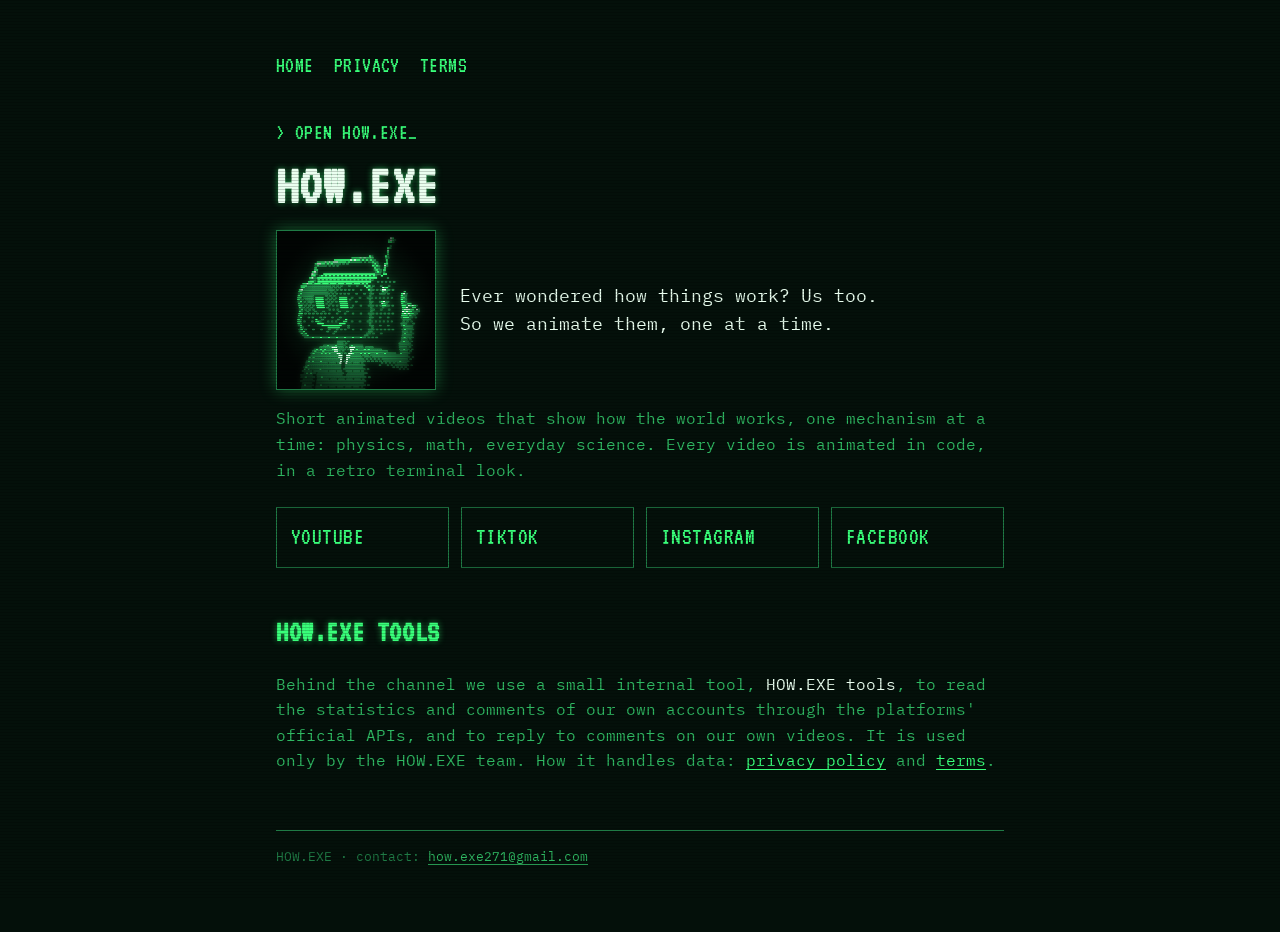
<file: index.html>
<!doctype html>
<html lang="en">
<head>
  <meta charset="utf-8">
  <meta name="viewport" content="width=device-width, initial-scale=1">
  <title>HOW.EXE</title>
  <meta name="description" content="Ever wondered how things work? Us too. So we animate them, one at a time.">
  <link rel="icon" href="assets/operator.png">
  <link rel="stylesheet" href="assets/site.css">
</head>
<body>
  <main>
    <nav aria-label="Site">
      <a href="./">Home</a>
      <a href="privacy.html">Privacy</a>
      <a href="terms.html">Terms</a>
    </nav>

    <p class="prompt">&gt; open HOW.EXE</p>
    <h1>HOW.EXE</h1>

    <div class="hero">
      <img src="assets/operator.png" alt="The Operator, HOW.EXE's mascot: a man in a suit with a 1950s TV set for a head">
      <p class="tagline">Ever wondered how things work? Us too. So we animate them, one at a time.</p>
    </div>

    <p>Short animated videos that show how the world works, one mechanism at a time: physics, math,
      everyday science. Every video is animated in code, in a retro terminal look.</p>

    <ul class="links">
      <li><a href="https://www.youtube.com/@how.exe3">YouTube</a></li>
      <li><a href="https://www.tiktok.com/@how.exe3">TikTok</a></li>
      <li><a href="https://www.instagram.com/how.exe3/">Instagram</a></li>
      <li><a href="https://www.facebook.com/how.exe3">Facebook</a></li>
    </ul>

    <h2>HOW.EXE tools</h2>
    <p>Behind the channel we use a small internal tool, <strong>HOW.EXE tools</strong>, to read the
      statistics and comments of our own accounts through the platforms' official APIs, and to reply
      to comments on our own videos. It is used only by the HOW.EXE team. How it handles data:
      <a href="privacy.html">privacy policy</a> and <a href="terms.html">terms</a>.</p>

    <footer>
      HOW.EXE · contact: <a href="mailto:how.exe271@gmail.com">how.exe271@gmail.com</a>
    </footer>
  </main>
</body>
</html>
</file>
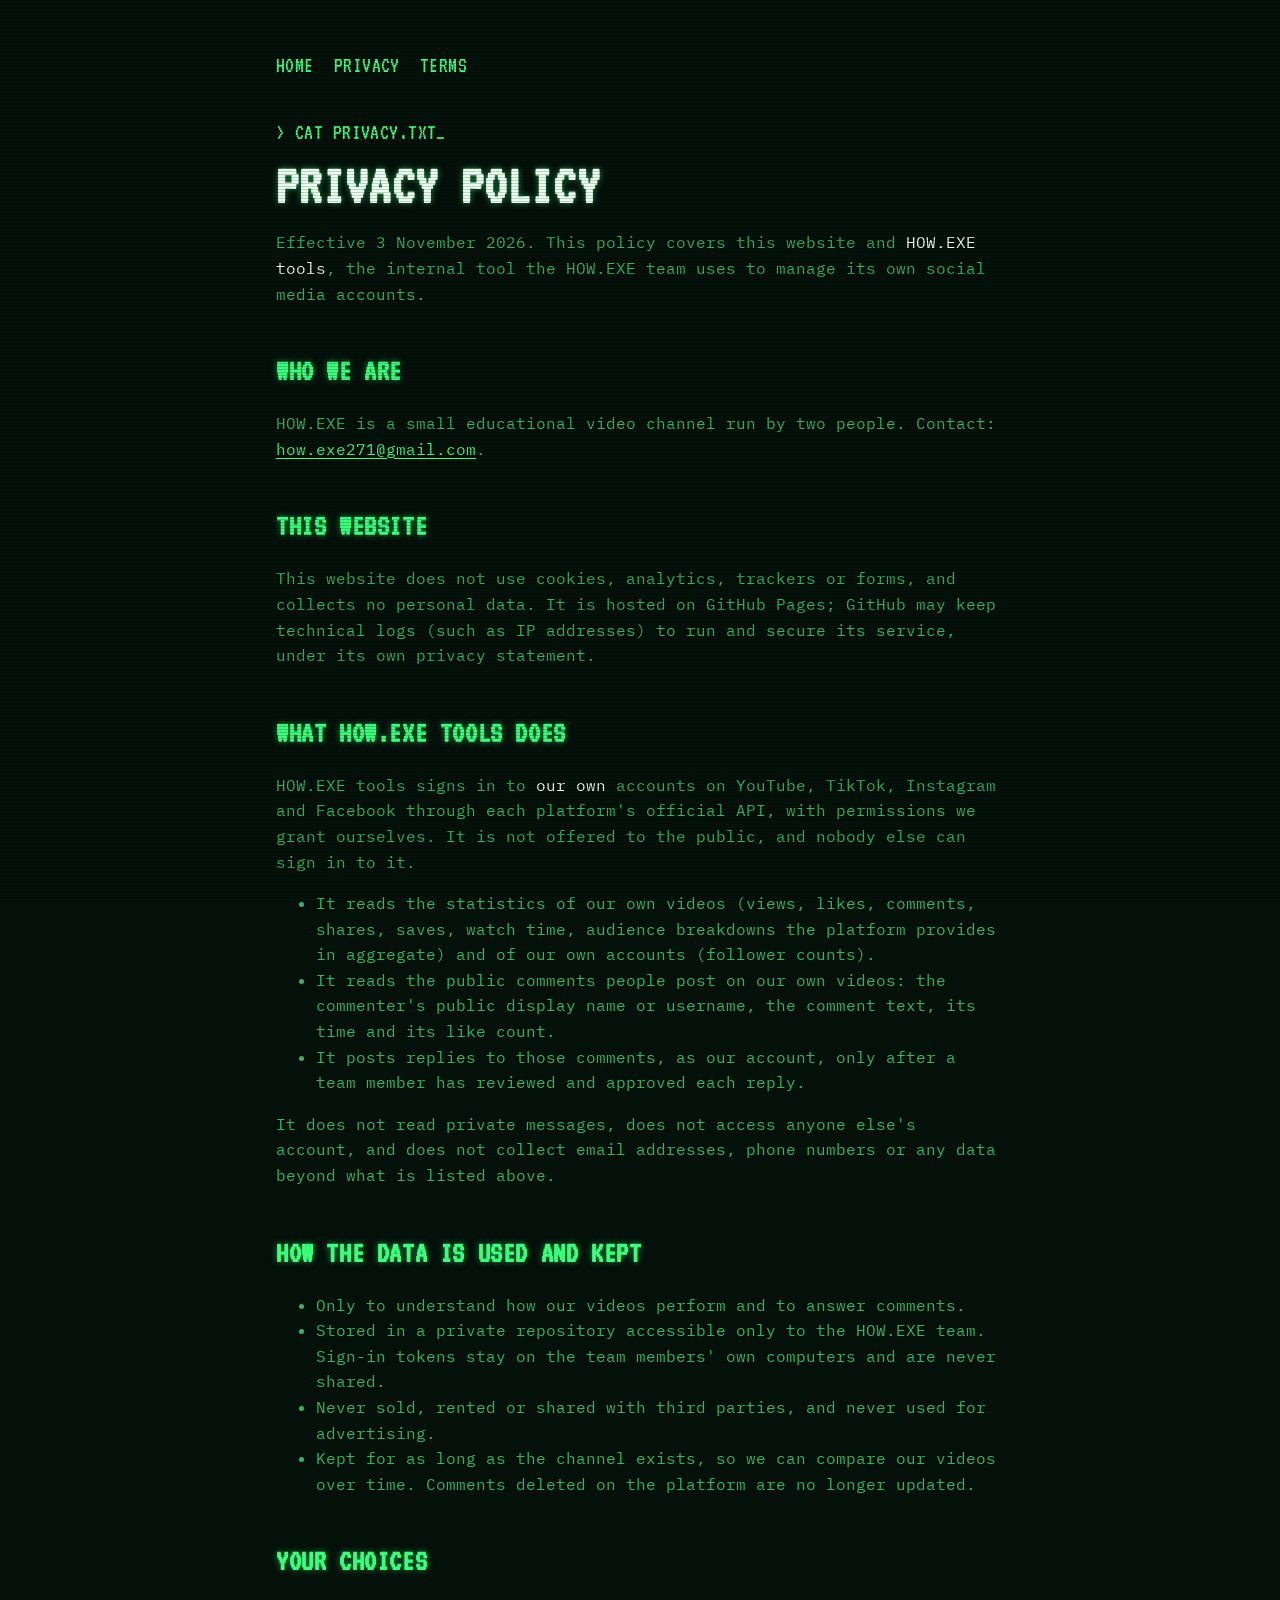
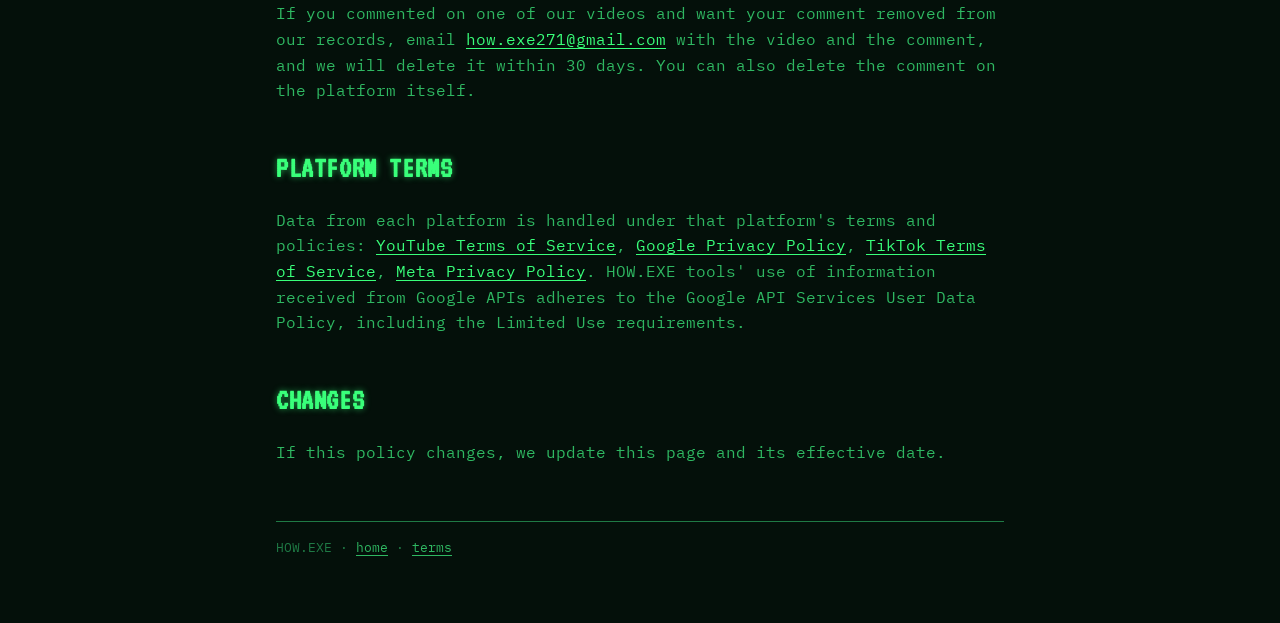
<file: privacy.html>
<!doctype html>
<html lang="en">
<head>
  <meta charset="utf-8">
  <meta name="viewport" content="width=device-width, initial-scale=1">
  <title>Privacy · HOW.EXE</title>
  <meta name="description" content="Privacy policy of the HOW.EXE website and of HOW.EXE tools.">
  <link rel="icon" href="assets/operator.png">
  <link rel="stylesheet" href="assets/site.css">
</head>
<body>
  <main>
    <nav aria-label="Site">
      <a href="./">Home</a>
      <a href="privacy.html">Privacy</a>
      <a href="terms.html">Terms</a>
    </nav>

    <p class="prompt">&gt; cat privacy.txt</p>
    <h1>Privacy policy</h1>
    <p>Effective 3 November 2026. This policy covers this website and <strong>HOW.EXE tools</strong>,
      the internal tool the HOW.EXE team uses to manage its own social media accounts.</p>

    <h2>Who we are</h2>
    <p>HOW.EXE is a small educational video channel run by two people. Contact:
      <a href="mailto:how.exe271@gmail.com">how.exe271@gmail.com</a>.</p>

    <h2>This website</h2>
    <p>This website does not use cookies, analytics, trackers or forms, and collects no personal data.
      It is hosted on GitHub Pages; GitHub may keep technical logs (such as IP addresses) to run and
      secure its service, under its own privacy statement.</p>

    <h2>What HOW.EXE tools does</h2>
    <p>HOW.EXE tools signs in to <strong>our own</strong> accounts on YouTube, TikTok, Instagram and
      Facebook through each platform's official API, with permissions we grant ourselves. It is not
      offered to the public, and nobody else can sign in to it.</p>
    <ul>
      <li>It reads the statistics of our own videos (views, likes, comments, shares, saves, watch
        time, audience breakdowns the platform provides in aggregate) and of our own accounts
        (follower counts).</li>
      <li>It reads the public comments people post on our own videos: the commenter's public display
        name or username, the comment text, its time and its like count.</li>
      <li>It posts replies to those comments, as our account, only after a team member has reviewed
        and approved each reply.</li>
    </ul>
    <p>It does not read private messages, does not access anyone else's account, and does not
      collect email addresses, phone numbers or any data beyond what is listed above.</p>

    <h2>How the data is used and kept</h2>
    <ul>
      <li>Only to understand how our videos perform and to answer comments.</li>
      <li>Stored in a private repository accessible only to the HOW.EXE team. Sign-in tokens stay on
        the team members' own computers and are never shared.</li>
      <li>Never sold, rented or shared with third parties, and never used for advertising.</li>
      <li>Kept for as long as the channel exists, so we can compare our videos over time. Comments
        deleted on the platform are no longer updated.</li>
    </ul>

    <h2>Your choices</h2>
    <p>If you commented on one of our videos and want your comment removed from our records, email
      <a href="mailto:how.exe271@gmail.com">how.exe271@gmail.com</a> with the video and the
      comment, and we will delete it within 30 days. You can also delete the comment on the platform
      itself.</p>

    <h2>Platform terms</h2>
    <p>Data from each platform is handled under that platform's terms and policies:
      <a href="https://www.youtube.com/t/terms">YouTube Terms of Service</a>,
      <a href="https://policies.google.com/privacy">Google Privacy Policy</a>,
      <a href="https://www.tiktok.com/legal/page/global/terms-of-service/en">TikTok Terms of Service</a>,
      <a href="https://www.facebook.com/privacy/policy/">Meta Privacy Policy</a>.
      HOW.EXE tools' use of information received from Google APIs adheres to the Google API Services
      User Data Policy, including the Limited Use requirements.</p>

    <h2>Changes</h2>
    <p>If this policy changes, we update this page and its effective date.</p>

    <footer>
      HOW.EXE · <a href="./">home</a> · <a href="terms.html">terms</a>
    </footer>
  </main>
</body>
</html>
</file>
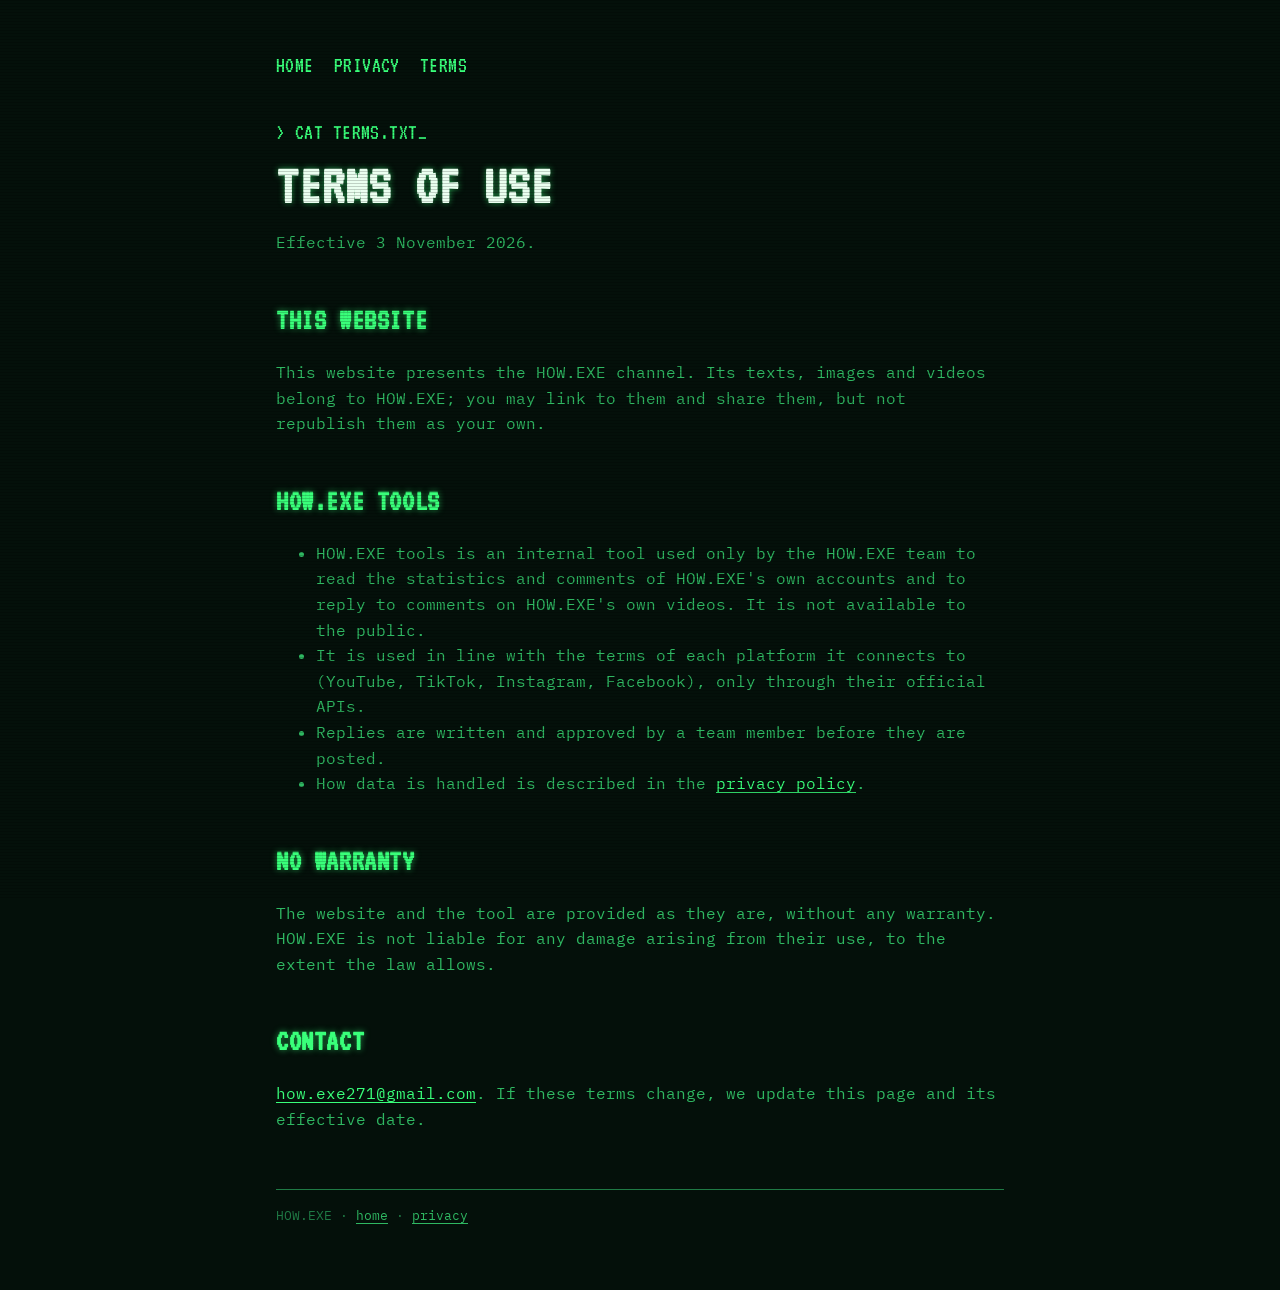
<file: terms.html>
<!doctype html>
<html lang="en">
<head>
  <meta charset="utf-8">
  <meta name="viewport" content="width=device-width, initial-scale=1">
  <title>Terms · HOW.EXE</title>
  <meta name="description" content="Terms of use of the HOW.EXE website and of HOW.EXE tools.">
  <link rel="icon" href="assets/operator.png">
  <link rel="stylesheet" href="assets/site.css">
</head>
<body>
  <main>
    <nav aria-label="Site">
      <a href="./">Home</a>
      <a href="privacy.html">Privacy</a>
      <a href="terms.html">Terms</a>
    </nav>

    <p class="prompt">&gt; cat terms.txt</p>
    <h1>Terms of use</h1>
    <p>Effective 3 November 2026.</p>

    <h2>This website</h2>
    <p>This website presents the HOW.EXE channel. Its texts, images and videos belong to HOW.EXE;
      you may link to them and share them, but not republish them as your own.</p>

    <h2>HOW.EXE tools</h2>
    <ul>
      <li>HOW.EXE tools is an internal tool used only by the HOW.EXE team to read the statistics and
        comments of HOW.EXE's own accounts and to reply to comments on HOW.EXE's own videos. It is not
        available to the public.</li>
      <li>It is used in line with the terms of each platform it connects to (YouTube, TikTok,
        Instagram, Facebook), only through their official APIs.</li>
      <li>Replies are written and approved by a team member before they are posted.</li>
      <li>How data is handled is described in the <a href="privacy.html">privacy policy</a>.</li>
    </ul>

    <h2>No warranty</h2>
    <p>The website and the tool are provided as they are, without any warranty. HOW.EXE is not liable
      for any damage arising from their use, to the extent the law allows.</p>

    <h2>Contact</h2>
    <p><a href="mailto:how.exe271@gmail.com">how.exe271@gmail.com</a>. If these terms change, we
      update this page and its effective date.</p>

    <footer>
      HOW.EXE · <a href="./">home</a> · <a href="privacy.html">privacy</a>
    </footer>
  </main>
</body>
</html>
</file>
<file: assets/site.css>
@font-face { font-family: "VT323"; src: url("VT323-Regular.woff2") format("woff2"); font-display: swap; }
@font-face { font-family: "IBM Plex Mono"; src: url("IBMPlexMono-Regular.woff2") format("woff2"); font-display: swap; }

:root {
  --screen: #04100A;
  --phosphor: #39FF7A;
  --phosphor-dim: #2FB862;
  --phosphor-dark: #1F7A45;
  --highlight: #EAFFF0;
  --glow: 0 0 6px rgba(57, 255, 122, 0.55);
}

* { box-sizing: border-box; }

html { background: var(--screen); }

body {
  margin: 0;
  min-height: 100vh;
  background: var(--screen);
  color: var(--phosphor-dim);
  font: 16px/1.6 "IBM Plex Mono", ui-monospace, monospace;
  position: relative;
}

/* CRT scanlines, drawn over everything, never blocking clicks */
body::after {
  content: "";
  position: fixed;
  inset: 0;
  pointer-events: none;
  background: repeating-linear-gradient(to bottom, rgba(0, 0, 0, 0.18) 0 1px, transparent 1px 3px);
}

main {
  max-width: 760px;
  margin: 0 auto;
  padding: 48px 16px 64px;
}

h1, h2, .prompt, nav, .links a {
  font-family: "VT323", ui-monospace, monospace;
  text-transform: uppercase;
  letter-spacing: 0.02em;
}

h1 { color: var(--highlight); text-shadow: var(--glow); font-size: 56px; line-height: 1; margin: 8px 0 16px; }
h2 { color: var(--phosphor); text-shadow: var(--glow); font-size: 30px; margin: 40px 0 8px; }
p, li { color: var(--phosphor-dim); }
strong { color: var(--highlight); font-weight: normal; }

a { color: var(--phosphor); text-decoration: underline; text-underline-offset: 3px; }
a:hover, a:focus-visible { color: var(--highlight); }

.prompt { color: var(--phosphor); font-size: 22px; margin: 0; }
.prompt::after { content: "_"; animation: blink 1s steps(1) infinite; }
@keyframes blink { 50% { opacity: 0; } }
@media (prefers-reduced-motion: reduce) { .prompt::after { animation: none; } }

nav { display: flex; gap: 20px; flex-wrap: wrap; font-size: 22px; margin-bottom: 32px; }
nav a { text-decoration: none; }

.hero { display: flex; gap: 24px; align-items: center; flex-wrap: wrap; }
.hero img {
  width: 160px; height: 160px;
  border: 1px solid var(--phosphor-dark);
  image-rendering: pixelated;
  filter: drop-shadow(0 0 8px rgba(57, 255, 122, 0.35));
}
.hero .tagline { font-size: 18px; color: var(--highlight); max-width: 420px; }

.links { display: grid; grid-template-columns: repeat(auto-fit, minmax(160px, 1fr)); gap: 12px; margin: 24px 0; padding: 0; list-style: none; }
.links a {
  display: block;
  border: 1px solid var(--phosphor-dark);
  padding: 10px 14px;
  font-size: 24px;
  text-decoration: none;
}
.links a:hover, .links a:focus-visible { background: var(--phosphor); color: var(--screen); }

footer { margin-top: 56px; border-top: 1px solid var(--phosphor-dark); padding-top: 16px; font-size: 13px; color: var(--phosphor-dark); }
footer a { color: var(--phosphor-dim); }

@media (max-width: 480px) {
  h1 { font-size: 44px; }
  .hero img { width: 120px; height: 120px; }
}
</file>
